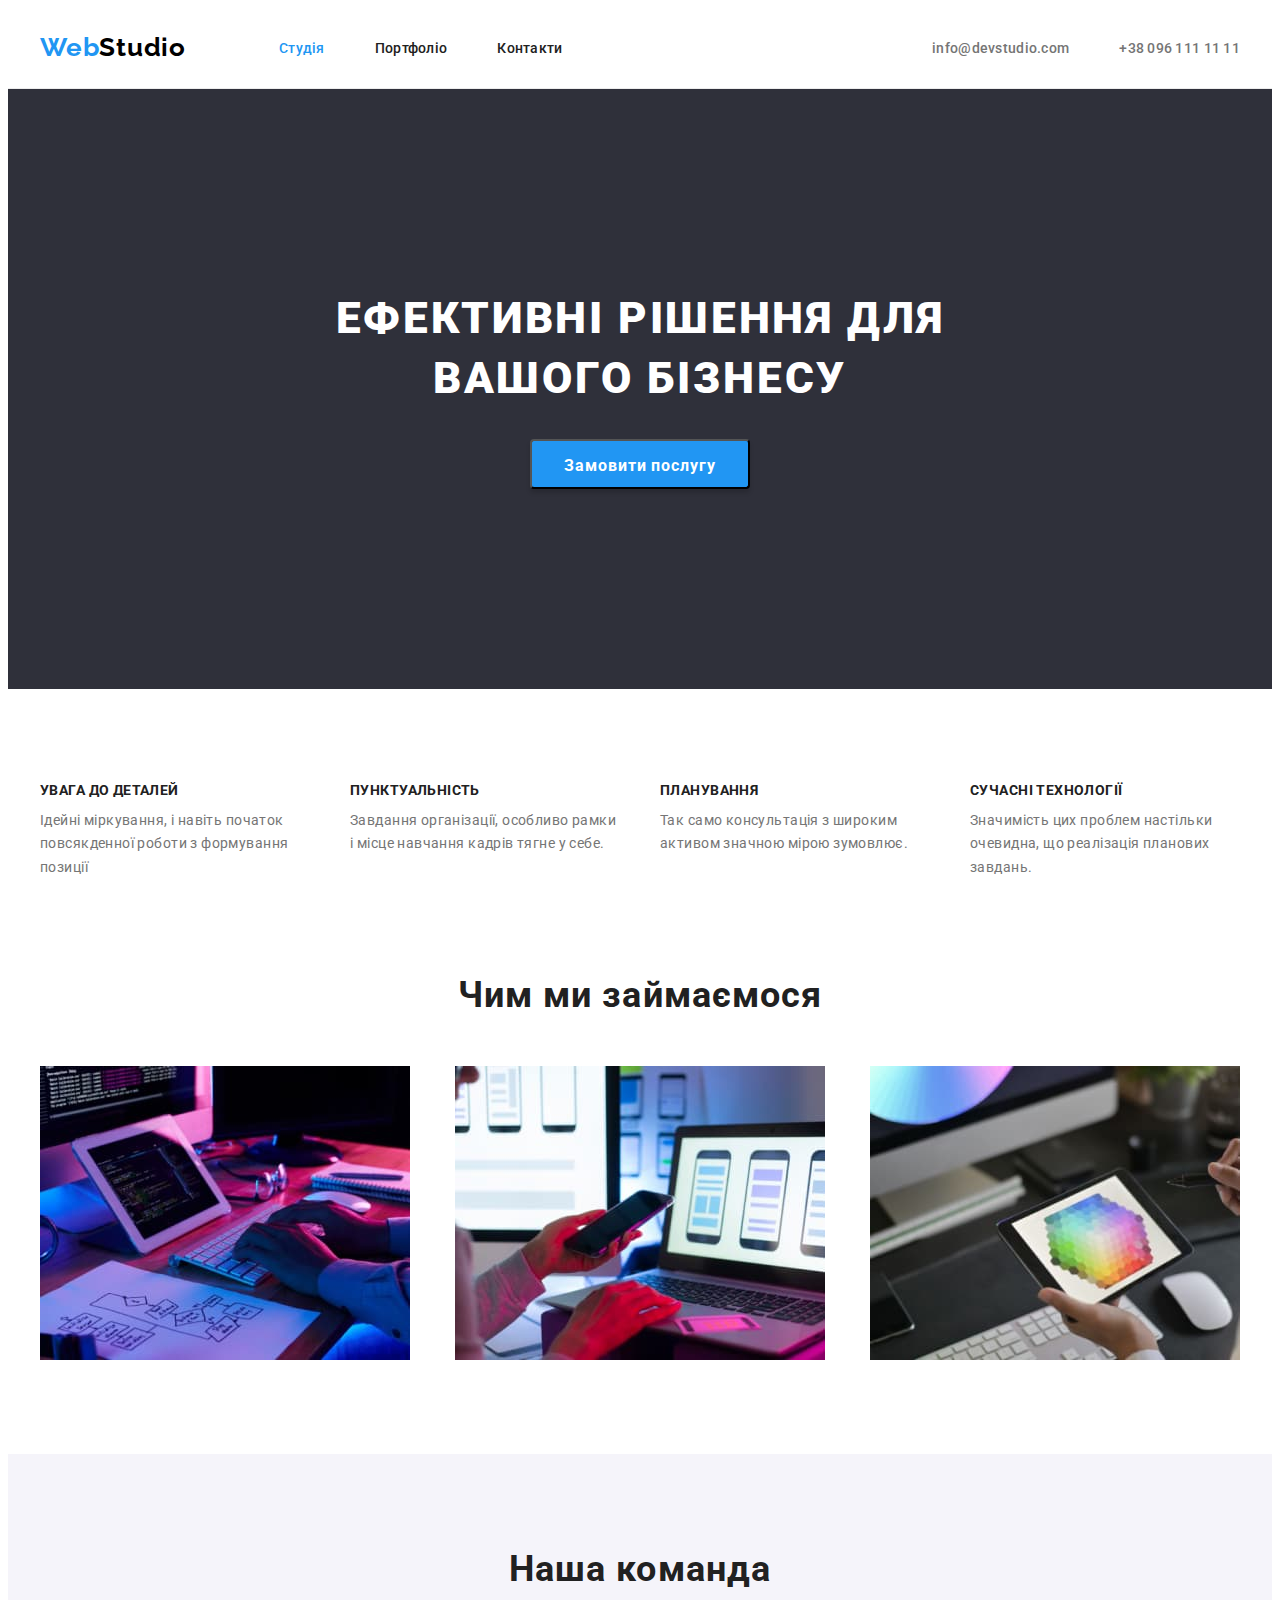
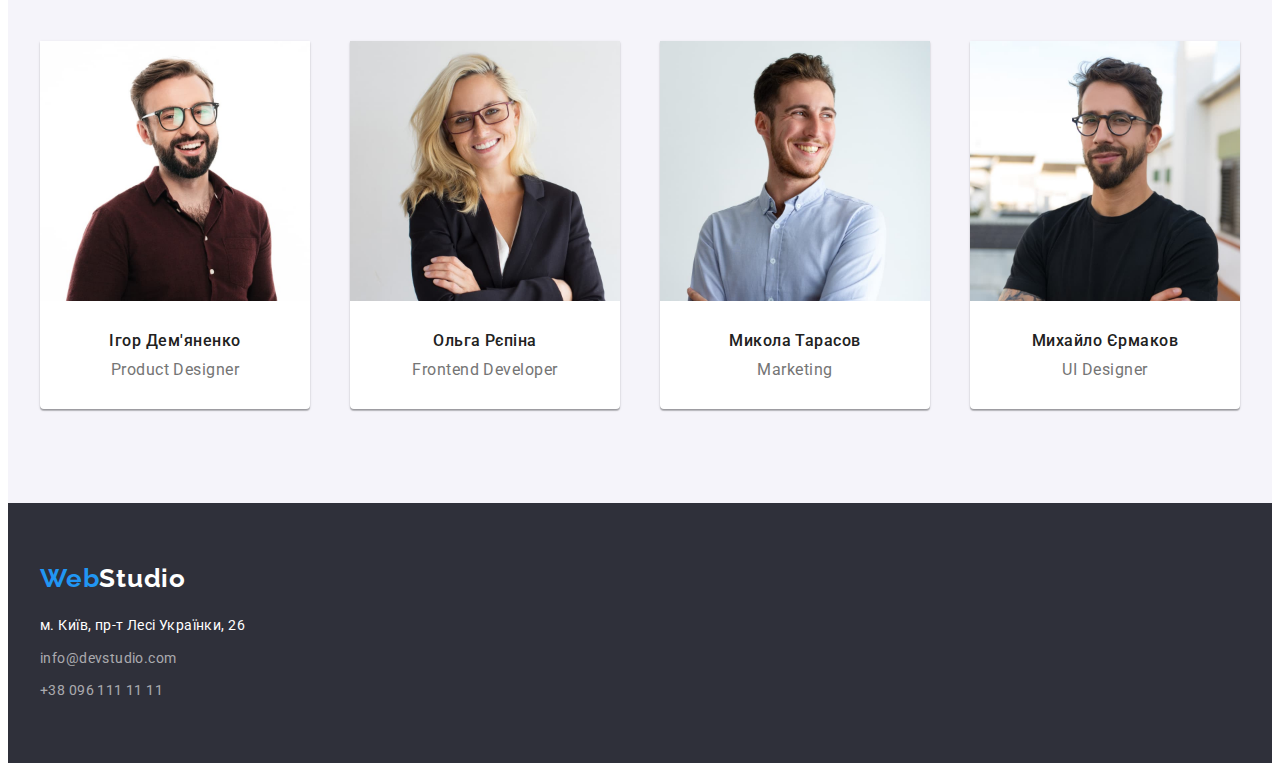
<file: index.html>
<!DOCTYPE html>
<html lang="uk">
	<head>
		<meta charset="UTF-8" />
		<meta http-equiv="X-UA-Compatible" content="IE=edge" />
		<meta name="viewport" content="width=device-width, initial-scale=1.0" />
		<title>WebStudio</title>
		<link rel="preconnect" href="https://fonts.googleapis.com" />
		<link rel="preconnect" href="https://fonts.gstatic.com" crossorigin />
		<link
			href="https://fonts.googleapis.com/css2?family=Open+Sans&family=Raleway:wght@700&family=Roboto:wght@400;500;700;900&display=swap"
			rel="stylesheet"
		/>
		<link
			rel="stylesheet"
			href="https://cdnjs.cloudflare.com/ajax/libs/modern-normalize/1.1.0/modern-normalize.min.css"
			integrity="sha512-wpPYUAdjBVSE4KJnH1VR1HeZfpl1ub8YT/NKx4PuQ5NmX2tKuGu6U/JRp5y+Y8XG2tV+wKQpNHVUX03MfMFn9Q=="
			crossorigin="anonymous"
			referrerpolicy="no-referrer"
		/>
		<link rel="stylesheet" href="./css/styles.css" />
	</head>
	<body>
		<header class="page-header">
			<div class="container">
				<nav class="page-header-nav">
					<!-- prettier-ignore -->
					<a href="./" class="header-logo logo-link">
					<span>Web</span>Studio</a>
					<ul class="page-header-list list">
						<li class="page-header-item"><a href="./" class="page-header-link link current">Студія</a></li>
						<li class="page-header-item">
							<a href="./portfolio.html" class="page-header-link link">Портфоліо</a>
						</li>
						<li class="page-header-item"><a href="./" class="page-header-link link">Контакти</a></li>
					</ul>
				</nav>
				<ul class="page-header-list list">
					<li class="page-header-item">
						<a href="mailto:info@devstudio.com" class="page-header-email link">info@devstudio.com</a>
					</li>
					<li class="page-header-item">
						<a href="tel:+380961111111" class="page-header-tel link">+38 096 111 11 11</a>
					</li>
				</ul>
			</div>
		</header>
		<main>
			<section class="hero section">
				<div class="container">
					<h1 class="hero-title">Ефективні рішення для вашого бізнесу</h1>
					<button type="button" class="hero-btn btn">Замовити послугу</button>
				</div>
			</section>
			<section class="principles section principles-section">
				<div class="container">
					<h2 class="visually-hidden">Наші принципи роботи</h2>
					<ul class="principles-list list">
						<li class="principles-item">
							<h3 class="principles-subtitle">УВАГА ДО ДЕТАЛЕЙ</h3>
							<p class="principles-text">
								Ідейні міркування, і навіть початок повсякденної роботи з формування позиції
							</p>
						</li>
						<li class="principles-item">
							<h3 class="principles-subtitle">ПУНКТУАЛЬНІСТЬ</h3>
							<p class="principles-text">
								Завдання організації, особливо рамки і місце навчання кадрів тягне у себе.
							</p>
						</li>
						<li class="principles-item">
							<h3 class="principles-subtitle">ПЛАНУВАННЯ</h3>
							<p class="principles-text">
								Так само консультація з широким активом значною мірою зумовлює.
							</p>
						</li>
						<li class="principles-item">
							<h3 class="principles-subtitle">СУЧАСНІ ТЕХНОЛОГІЇ</h3>
							<p class="principles-text">
								Значимість цих проблем настільки очевидна, що реалізація планових завдань.
							</p>
						</li>
					</ul>
				</div>
			</section>
			<section class="works section">
				<div class="container">
					<h2 class="works-title">Чим ми займаємося</h2>
					<ul class="works-list list">
						<li class="works-item">
							<img
								src="./images/wwd-img1.jpg"
								alt="Екран лептопу, на якому верстають сайт"
								width="370"
								height="294"
							/>
						</li>
						<li class="works-item">
							<img
								src="./images/wwd-img2.jpg"
								alt="Атаптивна верстка на ноутбуці"
								width="370"
								height="294"
							/>
						</li>
						<li class="works-item">
							<img
								src="./images/wwd-img3.jpg"
								alt="Підбір кольорів на планшеті"
								width="370"
								height="294"
							/>
						</li>
					</ul>
				</div>
			</section>
			<section class="team section">
				<div class="container">
					<h2 class="team-title">Наша команда</h2>
					<ul class="team-list list">
						<li class="team-item">
							<img src="./images/team-img1.jpg" alt="Ігор Дем'яненко" width="270" height="260" />
							<h3 class="team-subtitle">Ігор Дем'яненко</h3>
							<p lang="en" class="team-text">Product Designer</p>
						</li>
						<li class="team-item">
							<img src="./images/team-img2.jpg" alt="Ольга Рєпіна" width="270" height="260" />
							<h3 class="team-subtitle">Ольга Рєпіна</h3>
							<p lang="en" class="team-text">Frontend Developer</p>
						</li>
						<li class="team-item">
							<img src="./images/team-img3.jpg" alt="Микола Тарасов" width="270" height="260" />
							<h3 class="team-subtitle">Микола Тарасов</h3>
							<p lang="en" class="team-text">Marketing</p>
						</li>
						<li class="team-item">
							<img src="./images/team-img4.jpg" alt="Михайло Єрмаков" width="270" height="260" />
							<h3 class="team-subtitle">Михайло Єрмаков</h3>
							<p lang="en" class="team-text">UI Designer</p>
						</li>
					</ul>
				</div>
			</section>
		</main>
		<footer class="page-footer">
			<div class="container">
				<!-- prettier-ignore -->
				<a href="./" class="footer-logo logo-link">
					<span>Web</span>Studio</a>
				<address class="contacts">
					<ul class="contacts-list list">
						<li class="contacts-item">
							<a href="/" class="contacts-address-link link">м. Київ, пр-т Лесі Українки, 26</a>
						</li>
						<li class="contacts-item">
							<a href="mailto:info@devstudio.com" class="contacts-email link">info@devstudio.com</a>
						</li>
						<li class="contacts-item">
							<a href="tel:+380961111111" class="contacts-tel link">+38 096 111 11 11</a>
						</li>
					</ul>
				</address>
			</div>
		</footer>
	</body>
</html>
</file>
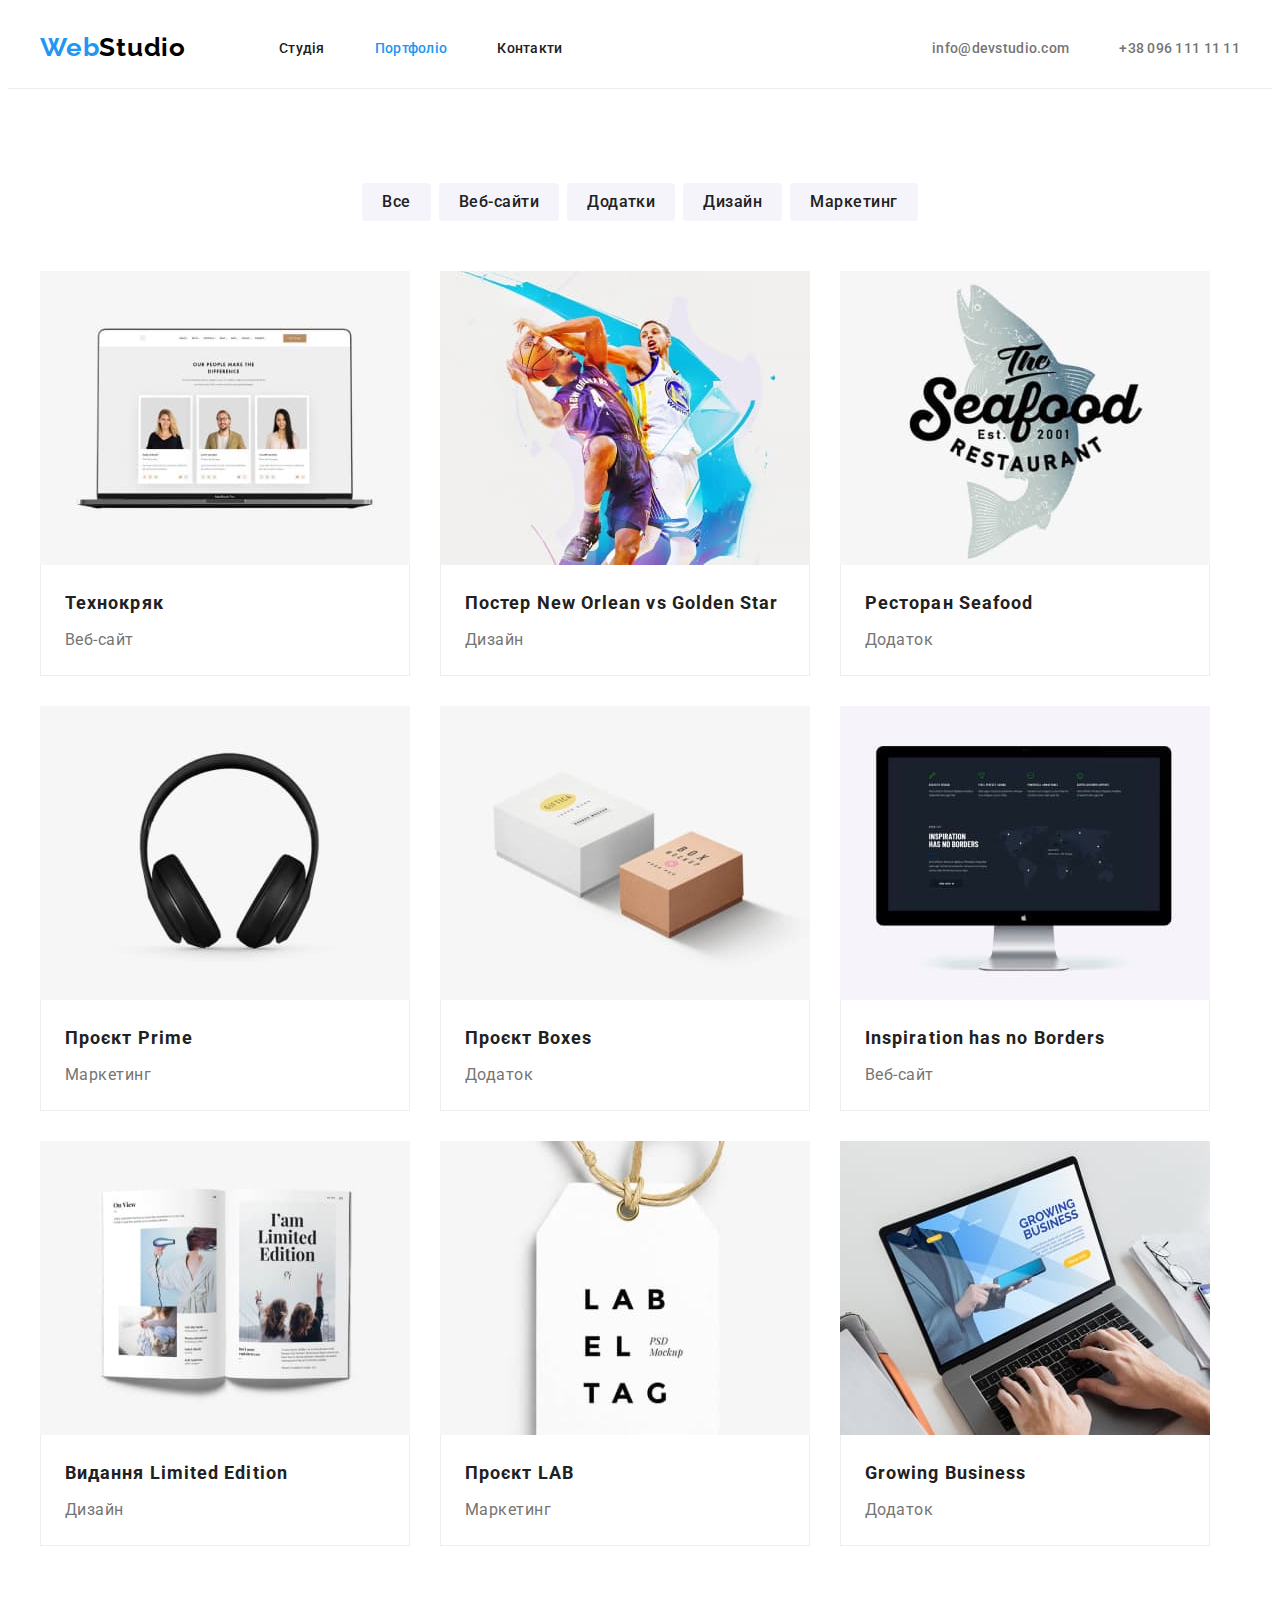
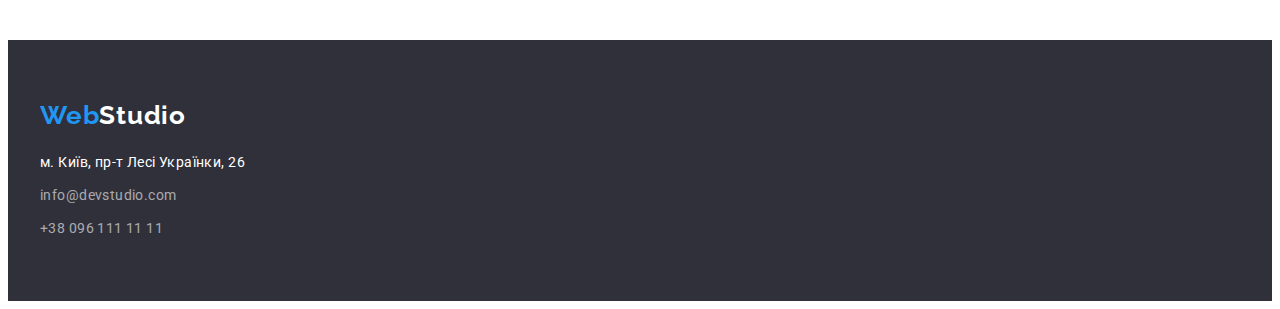
<file: portfolio.html>
<!DOCTYPE html>
<html lang="uk">
	<head>
		<meta charset="UTF-8" />
		<meta http-equiv="X-UA-Compatible" content="IE=edge" />
		<meta name="viewport" content="width=device-width, initial-scale=1.0" />
		<title>Portfolio</title>
		<link rel="preconnect" href="https://fonts.googleapis.com" />
		<link rel="preconnect" href="https://fonts.gstatic.com" crossorigin />
		<link
			href="https://fonts.googleapis.com/css2?family=Open+Sans&family=Raleway:wght@700&family=Roboto:wght@400;500;700;900&display=swap"
			rel="stylesheet"
		/>
		<link
			rel="stylesheet"
			href="https://cdnjs.cloudflare.com/ajax/libs/modern-normalize/1.1.0/modern-normalize.min.css"
			integrity="sha512-wpPYUAdjBVSE4KJnH1VR1HeZfpl1ub8YT/NKx4PuQ5NmX2tKuGu6U/JRp5y+Y8XG2tV+wKQpNHVUX03MfMFn9Q=="
			crossorigin="anonymous"
			referrerpolicy="no-referrer"
		/>
		<link rel="stylesheet" href="./css/styles.css" />
	</head>
	<body>
		<header class="page-header">
			<div class="container">
				<nav class="page-header-nav">
					<!-- prettier-ignore -->
					<a href="./" class="header-logo logo-link">
					<span>Web</span>Studio</a>
					<ul class="page-header-list list">
						<li class="page-header-item">
							<a href="./index.html" class="page-header-link link">Студія</a>
						</li>
						<li class="page-header-item">
							<a href="./" class="page-header-link link current">Портфоліо</a>
						</li>
						<li class="page-header-item"><a href="./" class="page-header-link link">Контакти</a></li>
					</ul>
				</nav>
				<ul class="page-header-list list">
					<li class="page-header-item">
						<a href="mailto:info@devstudio.com" class="page-header-email link">info@devstudio.com</a>
					</li>
					<li class="page-header-item">
						<a href="tel:+380961111111" class="page-header-tel link">+38 096 111 11 11</a>
					</li>
				</ul>
			</div>
		</header>
		<main>
			<section class="portfolio section">
				<div class="container">
					<h1 class="visually-hidden">Portfolio</h1>
					<ul class="portfolio-btn-list list">
						<li class="portfolio-btn-item"><button type="button" class="portfolio-btn btn">Все</button></li>
						<li class="portfolio-btn-item">
							<button type="button" class="portfolio-btn btn">Веб-сайти</button>
						</li>
						<li class="portfolio-btn-item">
							<button type="button" class="portfolio-btn btn">Додатки</button>
						</li>
						<li class="portfolio-btn-item">
							<button type="button" class="portfolio-btn btn">Дизайн</button>
						</li>
						<li class="portfolio-btn-item">
							<button type="button" class="portfolio-btn btn">Маркетинг</button>
						</li>
					</ul>
					<ul class="portfolio-examples-list list">
						<li class="portfolio-examples-item">
							<img src="./images/portfolio1.jpg" alt="Монітор ноутбука" width="370" height="294" />
							<div class="portfolio-item-content">
								<h2 class="portfolio-examples-title">Технокряк</h2>
								<p class="portfolio-examples-text">Веб-сайт</p>
							</div>
						</li>
						<li class="portfolio-examples-item">
							<img src="./images/portfolio2.jpg" alt="Два гравці в баскетбол" width="370" height="294" />
							<div class="portfolio-item-content">
								<h2 class="portfolio-examples-title">Постер New Orlean vs Golden Star</h2>
								<p class="portfolio-examples-text">Дизайн</p>
							</div>
						</li>
						<li class="portfolio-examples-item">
							<img
								src="./images/portfolio3.jpg"
								alt="Логотип рибного ресторану"
								width="370"
								height="294"
							/>
							<div class="portfolio-item-content">
								<h2 class="portfolio-examples-title">Ресторан Seafood</h2>
								<p class="portfolio-examples-text">Додаток</p>
							</div>
						</li>
						<li class="portfolio-examples-item">
							<img src="./images/portfolio4.jpg" alt="Навушники" width="370" height="294" />
							<div class="portfolio-item-content">
								<h2 class="portfolio-examples-title">Проєкт Prime</h2>
								<p class="portfolio-examples-text">Маркетинг</p>
							</div>
						</li>
						<li class="portfolio-examples-item">
							<img src="./images/portfolio5.jpg" alt="Дві коробочки" width="370" height="294" />
							<div class="portfolio-item-content">
								<h2 class="portfolio-examples-title">Проєкт Boxes</h2>
								<p class="portfolio-examples-text">Додаток</p>
							</div>
						</li>
						<li class="portfolio-examples-item">
							<img src="./images/portfolio6.jpg" alt="Монітор комп'ютера" width="370" height="294" />
							<div class="portfolio-item-content">
								<h2 class="portfolio-examples-title">Inspiration has no Borders</h2>
								<p class="portfolio-examples-text">Веб-сайт</p>
							</div>
						</li>
						<li class="portfolio-examples-item">
							<img src="./images/portfolio7.jpg" alt="Розворот книги" width="370" height="294" />
							<div class="portfolio-item-content">
								<h2 class="portfolio-examples-title">Видання Limited Edition</h2>
								<p class="portfolio-examples-text">Дизайн</p>
							</div>
						</li>
						<li class="portfolio-examples-item">
							<img src="./images/portfolio8.jpg" alt="Бірка" width="370" height="294" />
							<div class="portfolio-item-content">
								<h2 class="portfolio-examples-title">Проєкт LAB</h2>
								<p class="portfolio-examples-text">Маркетинг</p>
							</div>
						</li>
						<li class="portfolio-examples-item">
							<img
								src="./images/portfolio9.jpg"
								alt="Руки печатают на ноутбуке"
								width="370"
								height="294"
							/>
							<div class="portfolio-item-content">
								<h2 class="portfolio-examples-title">Growing Business</h2>
								<p class="portfolio-examples-text">Додаток</p>
							</div>
						</li>
					</ul>
				</div>
			</section>
		</main>
		<footer class="page-footer">
			<div class="container">
				<!-- prettier-ignore -->
				<a href="./" class="footer-logo logo-link">
					<span>Web</span>Studio</a>
				<address class="contacts">
					<ul class="contacts-list list">
						<li class="contacts-item">
							<a href="/" class="contacts-address-link link">м. Київ, пр-т Лесі Українки, 26</a>
						</li>
						<li class="contacts-item">
							<a href="mailto:info@devstudio.com" class="contacts-email link">info@devstudio.com</a>
						</li>
						<li class="contacts-item">
							<a href="tel:+380961111111" class="contacts-tel link">+38 096 111 11 11</a>
						</li>
					</ul>
				</address>
			</div>
		</footer>
	</body>
</html>
</file>
<file: css/styles.css>
:root {
	--header-color: #212121;
	--main-text-color: #757575;
	--accent-color: #2196f3;
}

h1,
h2,
h3,
h4,
h5,
h6,
p {
	margin: 0;
}

ol,
ul {
	margin: 0;
	padding-left: 0;
}

img {
	display: block;
	max-width: 100%;
	height: auto;
}

body {
	font-family: "Roboto", sans-serif;
	color: var(--main-text-color);
}

.container {
	width: 1200px;
	margin-left: auto;
	margin-right: auto;
	padding-left: 15px;
	padding-right: 15px;
}

.section {
	padding-top: 94px;
	padding-bottom: 94px;
}

.visually-hidden {
	position: absolute;
	width: 1px;
	height: 1px;
	margin: -1px;
	border: 0;
	padding: 0;
	white-space: nowrap;
	clip-path: inset(100%);
	clip: rect(0 0 0 0);
	overflow: hidden;
}

.link,
.logo-link {
	text-decoration: none;
}

.logo-link:focus {
	color: var(--accent-color);
}

.link:hover,
.link:focus {
	color: var(--accent-color);
}

.current.link {
	color: var(--accent-color);
}

.list {
	list-style: none;
}

/* ----------HEADER---------- */

.page-header {
	border-bottom: 1px solid #ececec;
}

.page-header > .container {
	display: flex;
	align-items: center;
	justify-content: space-between;
}

.page-header-nav {
	display: flex;
	align-items: center;
}

.page-header-list {
	display: flex;
}

.page-header-item:not(:last-child) {
	margin-right: 50px;
}

.header-logo {
	font-family: "Raleway";
	font-style: normal;
	font-weight: 700;
	font-size: 26px;
	line-height: 1.19;
	letter-spacing: 0.03em;
	color: #000000;
	padding-top: 24px;
	padding-bottom: 25px;
	margin-right: 93px;
}
.header-logo span {
	color: var(--accent-color);
}

.btn:hover,
.btn:focus {
	background-color: var(--accent-color);
	color: #ffffff;
	cursor: pointer;
}

.page-header-link {
	font-weight: 500;
	font-size: 14px;
	line-height: 1.14;
	letter-spacing: 0.02em;
	color: var(--header-color);
	padding-top: 24px;
	padding-bottom: 25px;
}

.page-header-email,
.page-header-tel {
	font-weight: 500;
	font-size: 14px;
	line-height: 1.14;
	letter-spacing: 0.02em;
	color: var(--main-text-color);
	padding-top: 24px;
	padding-bottom: 25px;
}

/* ----------HERO---------- */
.hero {
	background-color: #2f303a;
	text-align: center;
	padding-top: 200px;
	padding-bottom: 200px;
}

.hero-title {
	font-weight: 900;
	font-size: 44px;
	line-height: 1.36;
	letter-spacing: 0.06em;
	text-align: center;
	text-transform: uppercase;
	max-width: 696px;
	color: #ffffff;
	margin: 0 auto;
	margin-bottom: 30px;
}

.hero-btn {
	font-family: inherit;
	font-weight: 700;
	font-size: 16px;
	line-height: 1.88;
	letter-spacing: 0.06em;
	min-width: 216px;
	height: 50px;
	color: #ffffff;
	background-color: var(--accent-color);
	box-shadow: 0px 4px 4px rgba(0, 0, 0, 0.15);
	border-radius: 4px;
	padding: 10px 32px;
}

/* ----------WORK PRINCIPLES---------- */
.principles-section {
	padding-bottom: 0;
}

.principles-list {
	display: flex;
	justify-content: space-between;
}

.principles-subtitle {
	font-weight: 700;
	font-size: 14px;
	line-height: 1.14;
	letter-spacing: 0.03em;
	text-transform: uppercase;
	color: var(--header-color);
	margin-bottom: 10px;
}
.principles-text {
	font-size: 14px;
	line-height: 1.71;
	letter-spacing: 0.03em;
	max-width: 270px;
}

/* ----------WORKS---------- */
.works-title {
	font-weight: 700;
	font-size: 36px;
	line-height: 1.17;
	text-align: center;
	letter-spacing: 0.03em;
	color: var(--header-color);
	margin-bottom: 50px;
}

.works-list {
	display: flex;
	justify-content: space-between;
	gap: 30px;
}

.works-item {
	width: 370px;
}

/* ----------TEAM---------- */
.team.section {
	background-color: #f5f4fa;
}

.team-title {
	font-weight: 700;
	font-size: 36px;
	line-height: 1.17;
	text-align: center;
	letter-spacing: 0.03em;
	color: var(--header-color);
	margin-top: 0;
	margin-bottom: 50px;
}

.team-list {
	display: flex;
	justify-content: space-between;
	gap: 30px;
}

.team-item {
	width: 270px;
	background: #ffffff;
	box-shadow: 0px 1px 3px rgba(0, 0, 0, 0.12), 0px 1px 1px rgba(0, 0, 0, 0.14), 0px 2px 1px rgba(0, 0, 0, 0.2);
	border-radius: 0px 0px 4px 4px;
}

.team-item:last-child {
	margin-right: 0;
}

.team-subtitle {
	font-weight: 500;
	font-size: 16px;
	line-height: 1.19;
	text-align: center;
	letter-spacing: 0.03em;
	color: var(--header-color);
	padding-top: 30px;
	margin-bottom: 10px;
}
.team-text {
	font-size: 16px;
	line-height: 1.19;
	text-align: center;
	letter-spacing: 0.03em;
	padding-bottom: 30px;
}

/* ----------FOOTER---------- */
.page-footer {
	background-color: #2f303a;
	padding-top: 60px;
	padding-bottom: 60px;
}
.footer-logo {
	display: inline-block;
	font-family: "Raleway";
	font-style: normal;
	font-weight: 700;
	font-size: 26px;
	line-height: 1.19;
	letter-spacing: 0.03em;
	color: #ffffff;
	margin-bottom: 20px;
}

.footer-logo span {
	color: var(--accent-color);
}
.contacts {
	font-style: normal;
}

.contacts-list {
	width: 231px;
}

.contacts-item {
	margin-bottom: 9px;
}

.contacts-item:last-child {
	margin-bottom: 0;
}

.contacts-address-link {
	font-size: 14px;
	line-height: 1.71;
	letter-spacing: 0.03em;
	color: #ffffff;
}
.contacts-email,
.contacts-tel {
	font-size: 14px;
	line-height: 1.71;
	letter-spacing: 0.03em;
	color: rgba(255, 255, 255, 0.6);
}

/* ----------PORTFOLIO---------- */

.portfolio-btn {
	font-family: inherit;
	font-weight: 500;
	font-size: 16px;
	line-height: 1.62;
	text-align: center;
	letter-spacing: 0.03em;
	color: var(--header-color);
	background: #f5f4fa;
	border-radius: 4px;
	border: transparent;
	padding: 6px 20px;
}

.portfolio-btn-list {
	display: flex;
	justify-content: center;
	gap: 8px;
	margin-bottom: 50px;
}

.portfolio-examples-item {
	background: #ffffff;
	width: 370px;
	margin-right: 30px;
	margin-bottom: 30px;
}

.portfolio-examples-item:nth-child(3n) {
	margin-right: 0;
}

.portfolio-examples-item:nth-last-child(-n + 3) {
	margin-bottom: 0;
}
.portfolio-examples-list {
	display: flex;
	flex-wrap: wrap;
}
.portfolio-examples-title {
	font-weight: 700;
	font-size: 18px;
	line-height: 2;
	letter-spacing: 0.06em;
	min-width: 315px;
	color: var(--header-color);
	margin: 0 auto;
	margin-bottom: 4px;
}
.portfolio-examples-text {
	font-size: 16px;
	line-height: 1.88;
	letter-spacing: 0.03em;
}

.portfolio-item-content {
	padding: 20px 24px;
	border-left: 1px solid #eeeeee;
	border-right: 1px solid #eeeeee;
	border-bottom: 1px solid #eeeeee;
}
</file>
